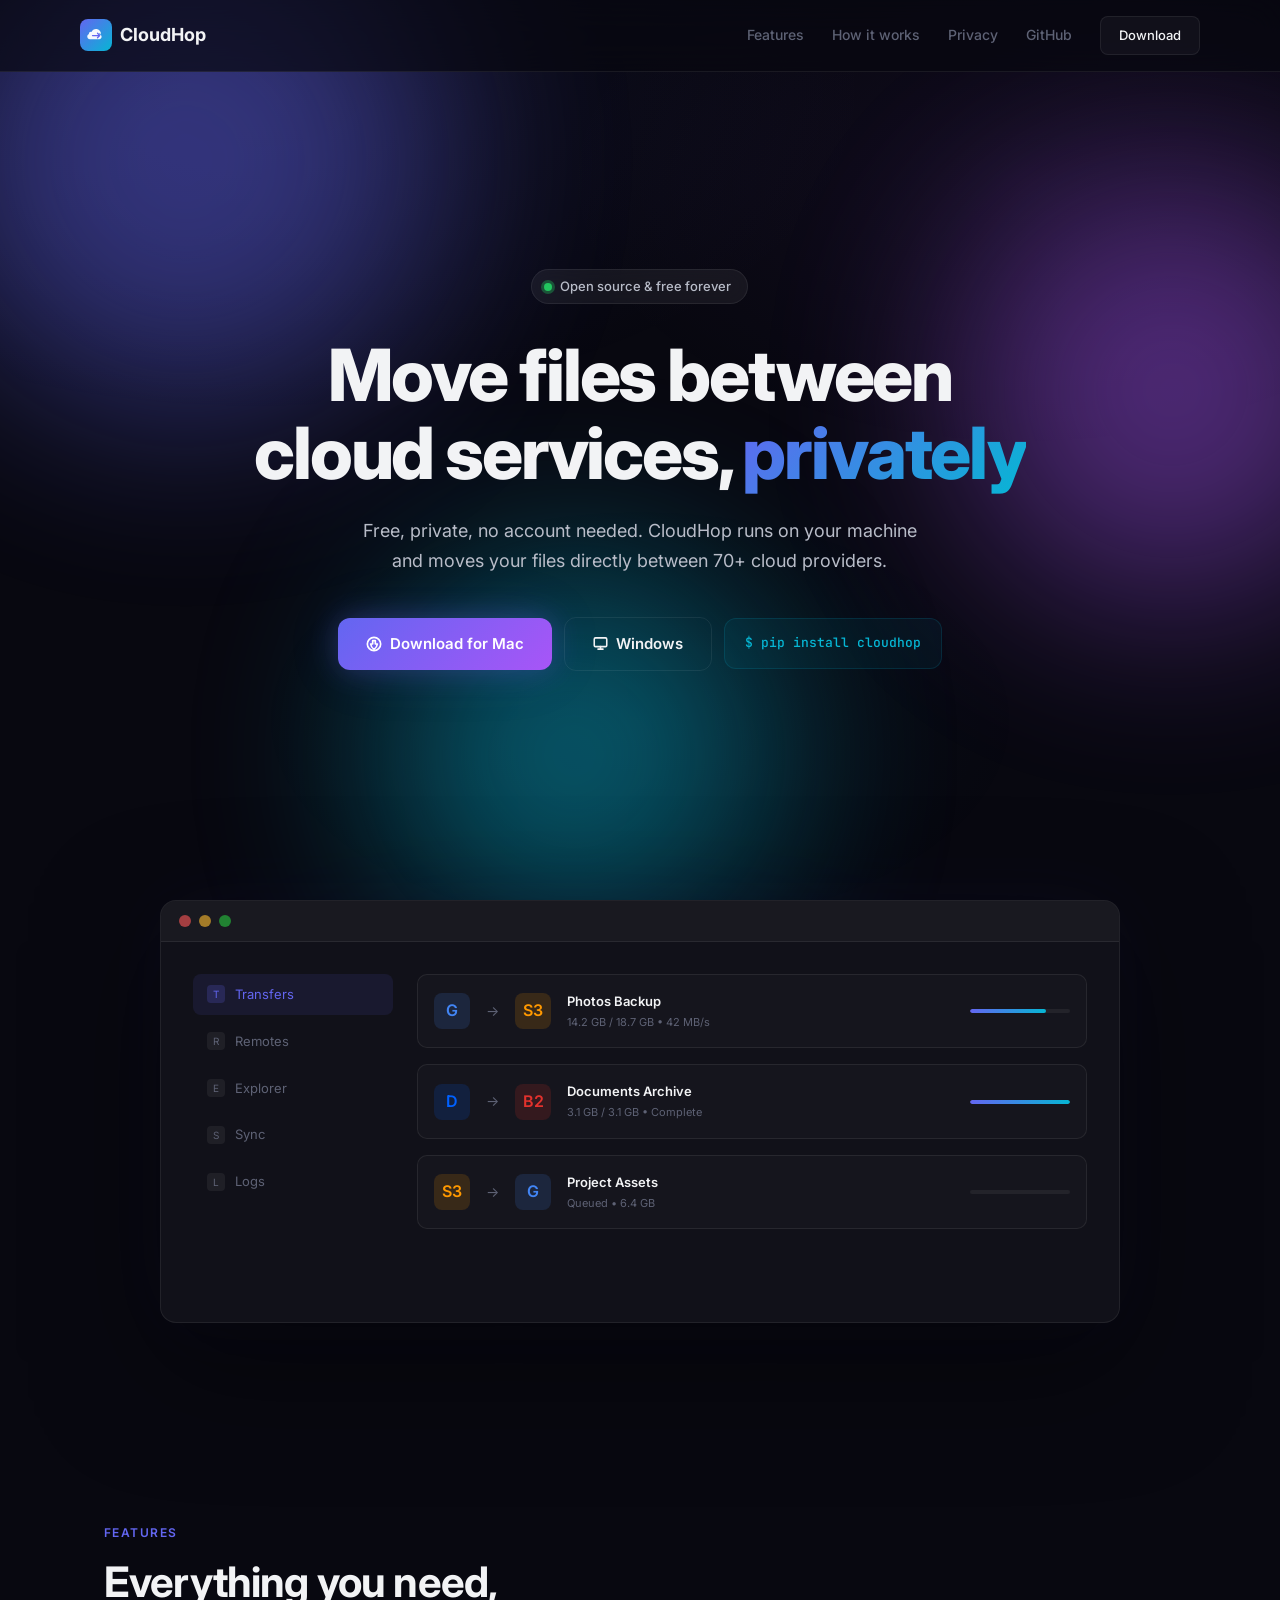
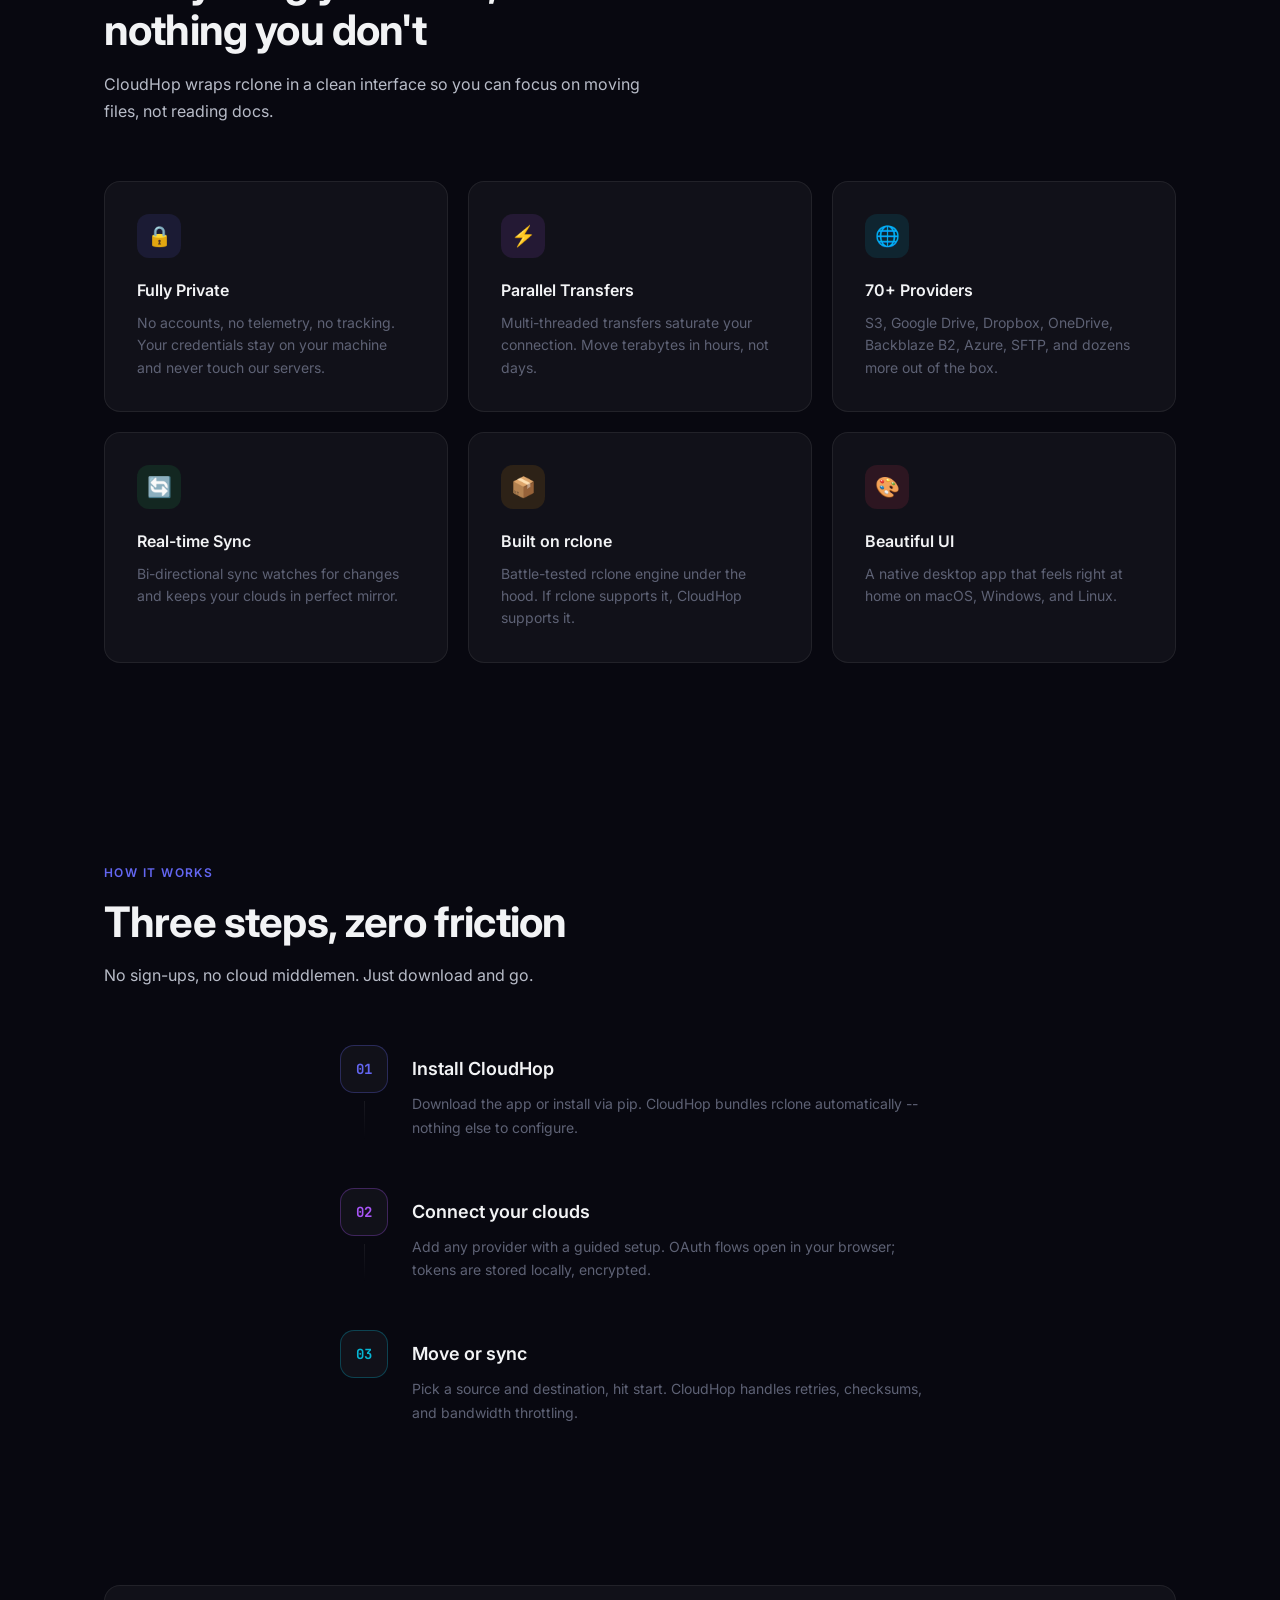
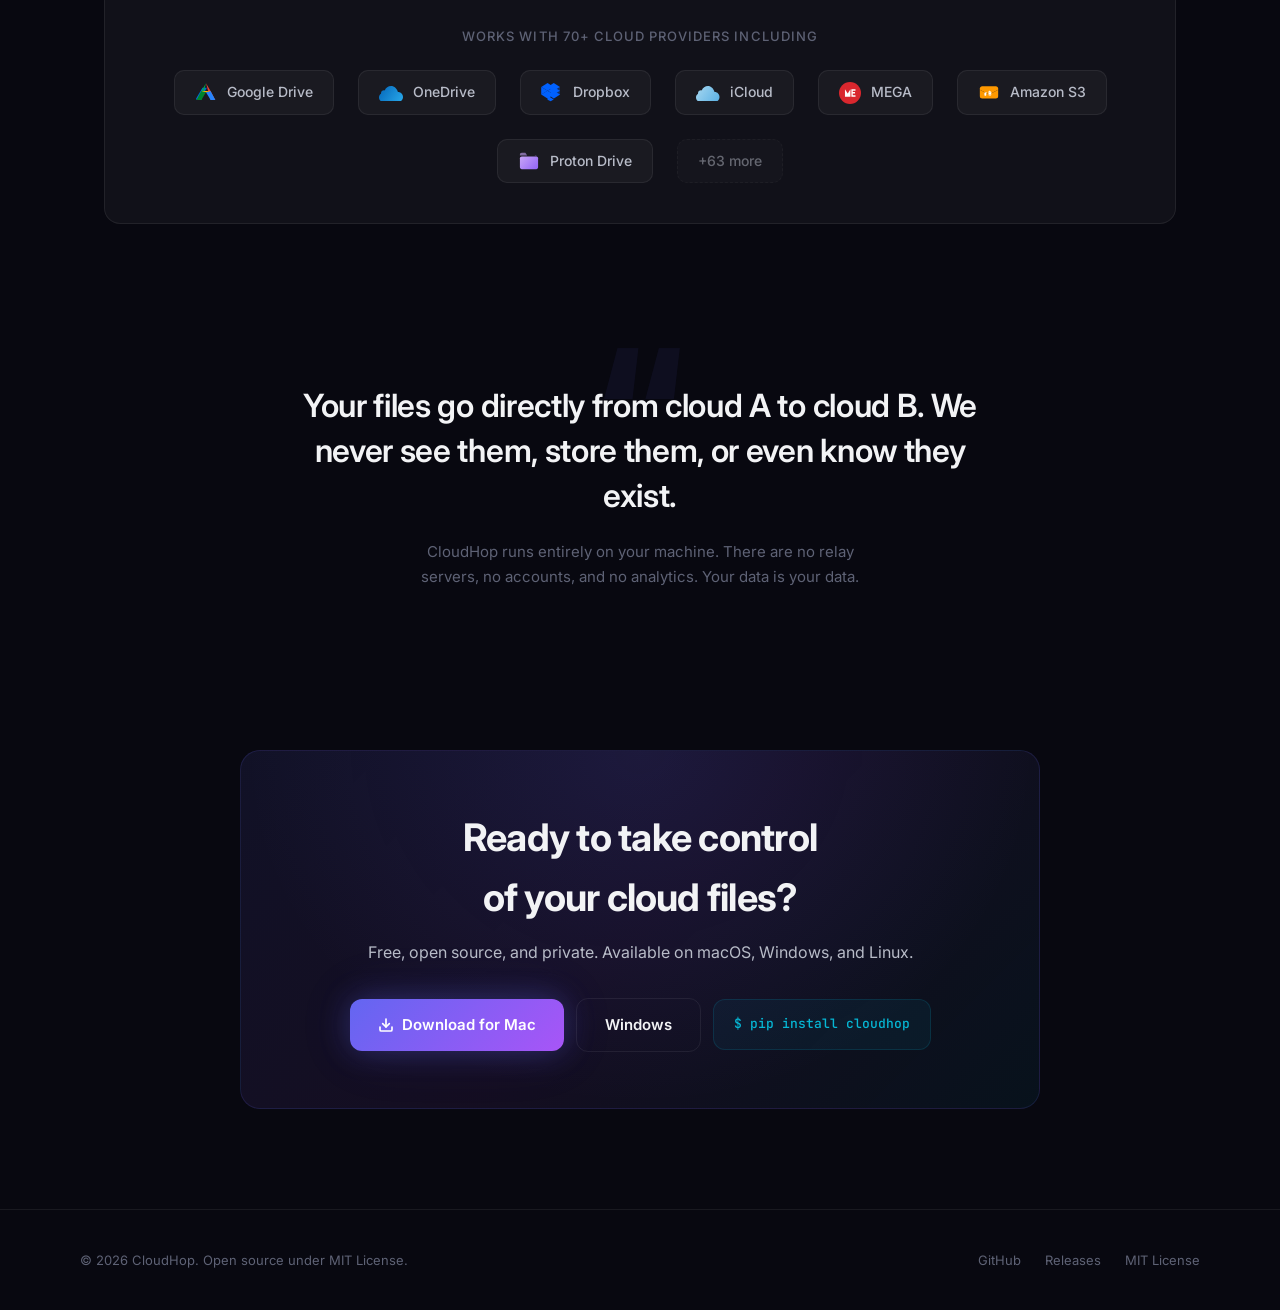
<file: index.html>
<!DOCTYPE html>
<html lang="en">
<head>
<meta charset="UTF-8">
<meta name="viewport" content="width=device-width, initial-scale=1.0">
<title>CloudHop - Move files between cloud services, privately</title>
<link rel="preconnect" href="https://fonts.googleapis.com">
<link rel="preconnect" href="https://fonts.gstatic.com" crossorigin>
<link href="https://fonts.googleapis.com/css2?family=Inter:wght@400;500;600;700;800&family=JetBrains+Mono:wght@400;500&display=swap" rel="stylesheet">
<style>
/* ── Reset ── */
*, *::before, *::after { margin: 0; padding: 0; box-sizing: border-box; }

/* ── Tokens ── */
:root {
  --bg: #080810;
  --surface: rgba(255,255,255,0.04);
  --border: rgba(255,255,255,0.07);
  --text: #b8bcc8;
  --text-dim: #5e6275;
  --text-bright: #f2f3f5;
  --indigo: #6366f1;
  --purple: #a855f7;
  --cyan: #06b6d4;
  --font: 'Inter', -apple-system, sans-serif;
  --mono: 'JetBrains Mono', monospace;
}

html { scroll-behavior: smooth; }

body {
  font-family: var(--font);
  background: var(--bg);
  color: var(--text);
  line-height: 1.6;
  overflow-x: hidden;
}

/* ── Gradient mesh (variant C background) ── */
body::before {
  content: '';
  position: fixed;
  inset: 0;
  background:
    radial-gradient(ellipse 80% 60% at 20% 10%, rgba(99,102,241,0.08) 0%, transparent 60%),
    radial-gradient(ellipse 60% 50% at 80% 20%, rgba(168,85,247,0.06) 0%, transparent 60%),
    radial-gradient(ellipse 50% 40% at 50% 80%, rgba(6,182,212,0.05) 0%, transparent 60%);
  pointer-events: none;
  z-index: 0;
}

/* ── Utility ── */
.container { max-width: 1120px; margin: 0 auto; padding: 0 24px; position: relative; z-index: 1; }

/* ── Nav ── */
nav {
  position: fixed; top: 0; left: 0; right: 0;
  z-index: 100;
  padding: 16px 24px;
  backdrop-filter: blur(20px);
  background: rgba(8,8,16,0.7);
  border-bottom: 1px solid var(--border);
}
nav .nav-inner {
  max-width: 1120px; margin: 0 auto;
  display: flex; align-items: center; justify-content: space-between;
}
nav .logo {
  font-weight: 700; font-size: 18px; color: var(--text-bright);
  text-decoration: none; display: flex; align-items: center; gap: 8px;
}
nav .logo svg {
  flex-shrink: 0;
}
nav .nav-links { display: flex; align-items: center; gap: 28px; }
nav .nav-links a {
  color: var(--text-dim); text-decoration: none; font-size: 14px; font-weight: 500;
  transition: color 0.2s;
}
nav .nav-links a:hover { color: var(--text-bright); }
nav .nav-links .nav-cta {
  padding: 8px 18px; border-radius: 8px; font-size: 13px;
  background: var(--surface); border: 1px solid var(--border);
  color: var(--text-bright); transition: background 0.2s, border-color 0.2s;
}
nav .nav-links .nav-cta:hover { background: rgba(255,255,255,0.08); border-color: rgba(255,255,255,0.14); }

/* ════════════════════════════════════════════
   HERO 1: Orbs + Badge
   ════════════════════════════════════════════ */
.hero {
  position: relative;
  min-height: 100vh;
  display: flex;
  align-items: center;
  justify-content: center;
  text-align: center;
  overflow: hidden;
  padding: 120px 24px 80px;
}

/* ── Floating Orbs ── */
.orb {
  position: absolute;
  border-radius: 50%;
  filter: blur(100px);
  opacity: 0.45;
  pointer-events: none;
  will-change: transform;
}
.orb--indigo {
  width: 500px; height: 500px;
  background: var(--indigo);
  top: -10%; left: -5%;
  animation: drift-indigo 18s ease-in-out infinite;
}
.orb--purple {
  width: 420px; height: 420px;
  background: var(--purple);
  top: 20%; right: -8%;
  animation: drift-purple 22s ease-in-out infinite;
}
.orb--cyan {
  width: 380px; height: 380px;
  background: var(--cyan);
  bottom: -5%; left: 30%;
  animation: drift-cyan 20s ease-in-out infinite;
}

@keyframes drift-indigo {
  0%, 100% { transform: translate(0, 0) scale(1); }
  25%      { transform: translate(60px, 40px) scale(1.05); }
  50%      { transform: translate(30px, 80px) scale(0.95); }
  75%      { transform: translate(-30px, 50px) scale(1.02); }
}
@keyframes drift-purple {
  0%, 100% { transform: translate(0, 0) scale(1); }
  25%      { transform: translate(-50px, 30px) scale(0.97); }
  50%      { transform: translate(-70px, -40px) scale(1.04); }
  75%      { transform: translate(20px, -20px) scale(0.98); }
}
@keyframes drift-cyan {
  0%, 100% { transform: translate(0, 0) scale(1); }
  25%      { transform: translate(40px, -50px) scale(1.03); }
  50%      { transform: translate(-30px, -30px) scale(0.96); }
  75%      { transform: translate(-60px, 20px) scale(1.01); }
}

/* ── Pill Badge ── */
.hero-badge {
  display: inline-flex;
  align-items: center;
  gap: 8px;
  padding: 6px 16px 6px 12px;
  border-radius: 999px;
  background: rgba(255,255,255,0.06);
  border: 1px solid var(--border);
  font-size: 13px;
  font-weight: 500;
  color: var(--text);
  margin-bottom: 32px;
  backdrop-filter: blur(12px);
}
.hero-badge .pulse-dot {
  width: 8px; height: 8px;
  border-radius: 50%;
  background: #22c55e;
  position: relative;
  flex-shrink: 0;
}
.hero-badge .pulse-dot::before {
  content: '';
  position: absolute;
  inset: -3px;
  border-radius: 50%;
  background: rgba(34,197,94,0.35);
  animation: pulse-ring 2s ease-out infinite;
}
@keyframes pulse-ring {
  0%   { transform: scale(1); opacity: 0.6; }
  100% { transform: scale(2.2); opacity: 0; }
}

/* ── Hero Content ── */
.hero-content {
  position: relative;
  z-index: 2;
  max-width: 780px;
}
.hero h1 {
  font-size: clamp(40px, 6vw, 72px);
  font-weight: 800;
  line-height: 1.08;
  color: var(--text-bright);
  letter-spacing: -0.03em;
  margin-bottom: 24px;
}
.hero h1 .gradient-word {
  background: linear-gradient(135deg, var(--indigo), var(--cyan));
  -webkit-background-clip: text;
  -webkit-text-fill-color: transparent;
  background-clip: text;
}
.hero .subtitle {
  font-size: 18px;
  line-height: 1.7;
  color: var(--text);
  max-width: 560px;
  margin: 0 auto 40px;
}

/* ── Hero Buttons ── */
.hero-buttons {
  display: flex;
  align-items: center;
  justify-content: center;
  gap: 12px;
  flex-wrap: wrap;
}
.btn-primary {
  display: inline-flex; align-items: center; gap: 8px;
  padding: 14px 28px;
  border-radius: 12px;
  font-size: 15px; font-weight: 600;
  color: #fff;
  text-decoration: none;
  background: linear-gradient(135deg, var(--indigo), var(--purple));
  border: none; cursor: pointer;
  position: relative;
  transition: transform 0.2s, box-shadow 0.2s;
  box-shadow: 0 0 30px rgba(99,102,241,0.3), 0 0 60px rgba(99,102,241,0.1);
}
.btn-primary:hover {
  transform: translateY(-2px);
  box-shadow: 0 0 40px rgba(99,102,241,0.45), 0 0 80px rgba(99,102,241,0.15);
}
.btn-ghost {
  display: inline-flex; align-items: center; gap: 8px;
  padding: 14px 28px;
  border-radius: 12px;
  font-size: 15px; font-weight: 600;
  color: var(--text-bright);
  text-decoration: none;
  background: transparent;
  border: 1px solid var(--border);
  cursor: pointer;
  transition: background 0.2s, border-color 0.2s;
}
.btn-ghost:hover { background: rgba(255,255,255,0.06); border-color: rgba(255,255,255,0.15); }
.btn-code {
  display: inline-flex; align-items: center; gap: 8px;
  padding: 14px 20px;
  border-radius: 12px;
  font-family: var(--mono);
  font-size: 13px; font-weight: 500;
  color: var(--cyan);
  text-decoration: none;
  background: rgba(6,182,212,0.06);
  border: 1px solid rgba(6,182,212,0.15);
  cursor: pointer;
  transition: background 0.2s, border-color 0.2s;
}
.btn-code:hover { background: rgba(6,182,212,0.1); border-color: rgba(6,182,212,0.25); }

/* ════════════════════════════════════════════
   Floating Screenshot
   ════════════════════════════════════════════ */
.screenshot-section {
  padding: 0 24px 100px;
  position: relative; z-index: 1;
}
.floating-screen {
  max-width: 960px;
  margin: 0 auto;
  border-radius: 16px;
  border: 1px solid var(--border);
  background: var(--surface);
  overflow: hidden;
  box-shadow: 0 40px 120px rgba(0,0,0,0.5), 0 0 80px rgba(99,102,241,0.06);
}
.screen-bar {
  display: flex; align-items: center; gap: 8px;
  padding: 14px 18px;
  background: rgba(255,255,255,0.03);
  border-bottom: 1px solid var(--border);
}
.screen-dot {
  width: 12px; height: 12px; border-radius: 50%;
  background: rgba(255,255,255,0.08);
}
.screen-dot:first-child { background: rgba(255,87,87,0.6); }
.screen-dot:nth-child(2) { background: rgba(255,189,46,0.6); }
.screen-dot:nth-child(3) { background: rgba(39,201,63,0.6); }
.screen-body {
  padding: 32px;
  min-height: 380px;
  display: flex;
  gap: 24px;
}
.screen-sidebar {
  width: 200px;
  flex-shrink: 0;
  display: flex;
  flex-direction: column;
  gap: 6px;
}
.screen-sidebar-item {
  padding: 10px 14px;
  border-radius: 8px;
  font-size: 13px;
  color: var(--text-dim);
  display: flex; align-items: center; gap: 10px;
}
.screen-sidebar-item.active {
  background: rgba(99,102,241,0.1);
  color: var(--indigo);
}
.screen-sidebar-icon {
  width: 18px; height: 18px;
  border-radius: 4px;
  background: rgba(255,255,255,0.06);
  display: flex; align-items: center; justify-content: center;
  font-size: 10px;
}
.screen-sidebar-item.active .screen-sidebar-icon {
  background: rgba(99,102,241,0.2);
}
.screen-main {
  flex: 1;
  display: flex;
  flex-direction: column;
  gap: 16px;
}
.screen-transfer {
  display: flex;
  align-items: center;
  gap: 16px;
  padding: 16px;
  border-radius: 10px;
  background: rgba(255,255,255,0.02);
  border: 1px solid var(--border);
}
.screen-cloud-icon {
  width: 36px; height: 36px;
  border-radius: 8px;
  display: flex; align-items: center; justify-content: center;
  font-size: 16px; font-weight: 600;
  flex-shrink: 0;
}
.screen-cloud-icon.gdrive { background: rgba(66,133,244,0.15); color: #4285f4; }
.screen-cloud-icon.s3 { background: rgba(255,153,0,0.15); color: #ff9900; }
.screen-cloud-icon.drop { background: rgba(0,97,255,0.15); color: #0061ff; }
.screen-cloud-icon.b2 { background: rgba(227,50,45,0.15); color: #e3322d; }
.screen-transfer-arrow {
  color: var(--text-dim); font-size: 14px; flex-shrink: 0;
}
.screen-transfer-info { flex: 1; }
.screen-transfer-name { font-size: 13px; font-weight: 600; color: var(--text-bright); }
.screen-transfer-meta { font-size: 11px; color: var(--text-dim); margin-top: 2px; }
.screen-transfer-progress {
  width: 100px; height: 4px;
  border-radius: 2px;
  background: rgba(255,255,255,0.06);
  overflow: hidden;
  flex-shrink: 0;
}
.screen-transfer-progress-bar {
  height: 100%;
  border-radius: 2px;
  background: linear-gradient(90deg, var(--indigo), var(--cyan));
}

/* ════════════════════════════════════════════
   Features Section
   ════════════════════════════════════════════ */
.features {
  padding: 100px 24px;
  position: relative; z-index: 1;
}
.section-label {
  font-size: 12px;
  font-weight: 600;
  text-transform: uppercase;
  letter-spacing: 0.12em;
  color: var(--indigo);
  margin-bottom: 16px;
}
.section-title {
  font-size: clamp(28px, 4vw, 42px);
  font-weight: 700;
  color: var(--text-bright);
  letter-spacing: -0.02em;
  margin-bottom: 16px;
  line-height: 1.15;
}
.section-subtitle {
  font-size: 16px;
  color: var(--text);
  max-width: 540px;
  line-height: 1.7;
  margin-bottom: 56px;
}
.features-grid {
  display: grid;
  grid-template-columns: repeat(3, 1fr);
  gap: 20px;
}
.feature-card {
  padding: 32px;
  border-radius: 16px;
  background: var(--surface);
  border: 1px solid var(--border);
  transition: border-color 0.3s, background 0.3s;
}
.feature-card:hover {
  border-color: rgba(255,255,255,0.12);
  background: rgba(255,255,255,0.06);
}
.feature-icon {
  width: 44px; height: 44px;
  border-radius: 12px;
  display: flex; align-items: center; justify-content: center;
  font-size: 20px;
  margin-bottom: 20px;
}
.feature-icon.indigo { background: rgba(99,102,241,0.12); color: var(--indigo); }
.feature-icon.purple { background: rgba(168,85,247,0.12); color: var(--purple); }
.feature-icon.cyan   { background: rgba(6,182,212,0.12); color: var(--cyan); }
.feature-icon.green  { background: rgba(34,197,94,0.12); color: #22c55e; }
.feature-icon.amber  { background: rgba(245,158,11,0.12); color: #f59e0b; }
.feature-icon.rose   { background: rgba(244,63,94,0.12); color: #f43f5e; }
.feature-card h3 {
  font-size: 16px; font-weight: 600;
  color: var(--text-bright);
  margin-bottom: 8px;
}
.feature-card p {
  font-size: 14px;
  color: var(--text-dim);
  line-height: 1.6;
}

/* ════════════════════════════════════════════
   How It Works - Vertical Timeline
   ════════════════════════════════════════════ */
.how-it-works {
  padding: 100px 24px;
  position: relative; z-index: 1;
}
.timeline {
  max-width: 600px;
  margin: 0 auto;
  display: flex;
  flex-direction: column;
  gap: 0;
}
.timeline-step {
  display: flex;
  gap: 24px;
  position: relative;
  padding-bottom: 48px;
}
.timeline-step:last-child { padding-bottom: 0; }
.timeline-line {
  display: flex;
  flex-direction: column;
  align-items: center;
  flex-shrink: 0;
  width: 48px;
}
.timeline-number {
  width: 48px; height: 48px;
  border-radius: 14px;
  display: flex; align-items: center; justify-content: center;
  font-family: var(--mono);
  font-size: 14px; font-weight: 700;
  color: var(--text-bright);
  background: var(--surface);
  border: 1px solid var(--border);
  flex-shrink: 0;
}
.timeline-step:nth-child(1) .timeline-number { border-color: rgba(99,102,241,0.3); color: var(--indigo); }
.timeline-step:nth-child(2) .timeline-number { border-color: rgba(168,85,247,0.3); color: var(--purple); }
.timeline-step:nth-child(3) .timeline-number { border-color: rgba(6,182,212,0.3); color: var(--cyan); }
.timeline-connector {
  width: 1px;
  flex: 1;
  background: linear-gradient(to bottom, var(--border), transparent);
  margin-top: 8px;
}
.timeline-content {
  padding-top: 10px;
}
.timeline-content h3 {
  font-size: 18px;
  font-weight: 600;
  color: var(--text-bright);
  margin-bottom: 8px;
}
.timeline-content p {
  font-size: 14px;
  color: var(--text-dim);
  line-height: 1.7;
}

/* ════════════════════════════════════════════
   Providers Bar
   ════════════════════════════════════════════ */
.providers {
  padding: 60px 24px;
  position: relative; z-index: 1;
}
.providers-inner {
  text-align: center;
  padding: 40px;
  border-radius: 16px;
  border: 1px solid var(--border);
  background: var(--surface);
}
.providers-inner p {
  font-size: 13px;
  color: var(--text-dim);
  margin-bottom: 24px;
  text-transform: uppercase;
  letter-spacing: 0.08em;
  font-weight: 500;
}
.provider-logos {
  display: flex;
  align-items: center;
  justify-content: center;
  gap: 24px;
  flex-wrap: wrap;
}
.provider-logo {
  display: flex;
  align-items: center;
  gap: 10px;
  padding: 10px 20px;
  border-radius: 10px;
  background: rgba(255,255,255,0.04);
  border: 1px solid var(--border);
  font-size: 14px;
  font-weight: 500;
  color: var(--text);
  transition: border-color 0.2s, background 0.2s;
}
.provider-logo:hover {
  border-color: rgba(99,102,241,0.3);
  background: rgba(255,255,255,0.07);
}
.provider-logo svg { flex-shrink: 0; }

/* ════════════════════════════════════════════
   Privacy Quote
   ════════════════════════════════════════════ */
.privacy {
  padding: 100px 24px;
  position: relative; z-index: 1;
}
.privacy-inner {
  max-width: 700px;
  margin: 0 auto;
  text-align: center;
  position: relative;
}
.privacy-quote-mark {
  font-size: 180px;
  font-weight: 800;
  line-height: 1;
  color: rgba(99,102,241,0.07);
  position: absolute;
  top: -60px;
  left: 50%;
  transform: translateX(-50%);
  pointer-events: none;
  user-select: none;
}
.privacy blockquote {
  font-size: clamp(22px, 3vw, 32px);
  font-weight: 600;
  color: var(--text-bright);
  line-height: 1.4;
  margin-bottom: 20px;
  position: relative;
  letter-spacing: -0.01em;
}
.privacy .privacy-sub {
  font-size: 15px;
  color: var(--text-dim);
  line-height: 1.7;
  max-width: 480px;
  margin: 0 auto;
}

/* ════════════════════════════════════════════
   Download CTA Card
   ════════════════════════════════════════════ */
.download-section {
  padding: 60px 24px 100px;
  position: relative; z-index: 1;
}
.download-card {
  max-width: 800px;
  margin: 0 auto;
  padding: 56px 48px;
  border-radius: 20px;
  text-align: center;
  background: linear-gradient(135deg, rgba(99,102,241,0.1), rgba(168,85,247,0.08), rgba(6,182,212,0.06));
  border: 1px solid rgba(99,102,241,0.15);
  position: relative;
  overflow: hidden;
}
.download-card::before {
  content: '';
  position: absolute;
  inset: 0;
  background: radial-gradient(ellipse at 50% 0%, rgba(99,102,241,0.12) 0%, transparent 70%);
  pointer-events: none;
}
.download-card h2 {
  font-size: clamp(26px, 3.5vw, 38px);
  font-weight: 700;
  color: var(--text-bright);
  margin-bottom: 12px;
  position: relative;
  letter-spacing: -0.02em;
}
.download-card p {
  font-size: 16px;
  color: var(--text);
  margin-bottom: 32px;
  position: relative;
}
.download-buttons {
  display: flex;
  align-items: center;
  justify-content: center;
  gap: 12px;
  flex-wrap: wrap;
  position: relative;
}

/* ════════════════════════════════════════════
   Footer
   ════════════════════════════════════════════ */
footer {
  padding: 40px 24px;
  border-top: 1px solid var(--border);
  position: relative; z-index: 1;
}
.footer-inner {
  max-width: 1120px;
  margin: 0 auto;
  display: flex;
  align-items: center;
  justify-content: space-between;
}
.footer-left {
  font-size: 13px;
  color: var(--text-dim);
}
.footer-links {
  display: flex;
  gap: 24px;
}
.footer-links a {
  font-size: 13px;
  color: var(--text-dim);
  text-decoration: none;
  transition: color 0.2s;
}
.footer-links a:hover { color: var(--text-bright); }

/* ════════════════════════════════════════════
   Responsive
   ════════════════════════════════════════════ */
@media (max-width: 768px) {
  .features-grid { grid-template-columns: 1fr; }
  .screen-sidebar { display: none; }
  .screen-body { padding: 20px; }
  .hero-buttons { flex-direction: column; align-items: center; }
  .footer-inner { flex-direction: column; gap: 16px; text-align: center; }
  nav .nav-links a:not(.nav-cta) { display: none; }
}
@media (max-width: 480px) {
  .hero h1 { font-size: 32px; }
  .download-card { padding: 36px 24px; }
  .providers-inner { padding: 24px; }
  .provider-logos { gap: 18px; }
}
</style>
</head>
<body>

<!-- ── Nav ── -->
<nav>
  <div class="nav-inner">
    <a href="#" class="logo">
      <svg width="32" height="32" viewBox="0 0 64 64" fill="none"><rect width="64" height="64" rx="16" fill="url(#navGrad)"/><defs><linearGradient id="navGrad" x1="0" y1="0" x2="64" y2="64" gradientUnits="userSpaceOnUse"><stop stop-color="#6366f1"/><stop offset="1" stop-color="#06b6d4"/></linearGradient></defs><path d="M42 30c0-5.5-4.5-10-10-10-4 0-7.5 2.4-9 5.9-.5-.2-1-.3-1.5-.3-2 0-3.7 1.7-3.7 3.7 0 .2 0 .5.1.7-2 .8-3.4 2.7-3.4 5 0 3 2.4 5.5 5.4 5.5h18.4c2.7 0 4.9-2.2 4.9-4.9 0-2.7-2.2-4.9-4.9-4.9-.2 0-.4 0-.6.1.4-.7.6-1.4.6-2.2z" fill="white" opacity="0.95"/><path d="M25 33h14M35 28.5l4.5 4.5-4.5 4.5" stroke="#6366f1" stroke-width="2.5" stroke-linecap="round" stroke-linejoin="round"/></svg>
      CloudHop
    </a>
    <div class="nav-links">
      <a href="#features">Features</a>
      <a href="#how-it-works">How it works</a>
      <a href="#privacy">Privacy</a>
      <a href="https://github.com/husamsoboh-cyber/cloudhop" target="_blank">GitHub</a>
      <a href="#download" class="nav-cta">Download</a>
    </div>
  </div>
</nav>

<!-- ════════════════════════════════════════════
     HERO 1: Orbs + Badge
     ════════════════════════════════════════════ -->
<section class="hero">
  <!-- Floating Orbs -->
  <div class="orb orb--indigo"></div>
  <div class="orb orb--purple"></div>
  <div class="orb orb--cyan"></div>

  <div class="hero-content">
    <!-- Pill Badge -->
    <div class="hero-badge">
      <span class="pulse-dot"></span>
      Open source &amp; free forever
    </div>

    <h1>Move files between<br>cloud services, <span class="gradient-word">privately</span></h1>

    <p class="subtitle">Free, private, no account needed. CloudHop runs on your machine and moves your files directly between 70+ cloud providers.</p>

    <div class="hero-buttons">
      <a href="https://github.com/husamsoboh-cyber/cloudhop/releases/download/v0.6.0/CloudHop-0.6.0-mac.dmg" class="btn-primary">
        <svg width="16" height="16" viewBox="0 0 24 24" fill="none" stroke="currentColor" stroke-width="2.5" stroke-linecap="round" stroke-linejoin="round"><path d="M12 2a10 10 0 1 0 0 20 10 10 0 0 0 0-20z"/><path d="M17.13 12c-.5 3.5-2 5.5-5.13 8-3.13-2.5-4.63-4.5-5.13-8h3.13V7h4v5h3.13z"/></svg>
        Download for Mac
      </a>
      <a href="https://github.com/husamsoboh-cyber/cloudhop/releases/download/v0.6.0/CloudHop-main-windows.zip" class="btn-ghost">
        <svg width="15" height="15" viewBox="0 0 24 24" fill="none" stroke="currentColor" stroke-width="2.5" stroke-linecap="round" stroke-linejoin="round"><rect x="2" y="3" width="20" height="14" rx="2"/><path d="M8 21h8"/><path d="M12 17v4"/></svg>
        Windows
      </a>
      <a href="https://pypi.org/project/cloudhop/" class="btn-code" target="_blank">$ pip install cloudhop</a>
    </div>
  </div>
</section>

<!-- ── Floating Screenshot ── -->
<section class="screenshot-section">
  <div class="container">
    <div class="floating-screen">
      <div class="screen-bar">
        <div class="screen-dot"></div>
        <div class="screen-dot"></div>
        <div class="screen-dot"></div>
      </div>
      <div class="screen-body">
        <div class="screen-sidebar">
          <div class="screen-sidebar-item active">
            <div class="screen-sidebar-icon">T</div>
            Transfers
          </div>
          <div class="screen-sidebar-item">
            <div class="screen-sidebar-icon">R</div>
            Remotes
          </div>
          <div class="screen-sidebar-item">
            <div class="screen-sidebar-icon">E</div>
            Explorer
          </div>
          <div class="screen-sidebar-item">
            <div class="screen-sidebar-icon">S</div>
            Sync
          </div>
          <div class="screen-sidebar-item">
            <div class="screen-sidebar-icon">L</div>
            Logs
          </div>
        </div>
        <div class="screen-main">
          <!-- Transfer 1 -->
          <div class="screen-transfer">
            <div class="screen-cloud-icon gdrive">G</div>
            <div class="screen-transfer-arrow">&rarr;</div>
            <div class="screen-cloud-icon s3">S3</div>
            <div class="screen-transfer-info">
              <div class="screen-transfer-name">Photos Backup</div>
              <div class="screen-transfer-meta">14.2 GB / 18.7 GB &bull; 42 MB/s</div>
            </div>
            <div class="screen-transfer-progress">
              <div class="screen-transfer-progress-bar" style="width:76%"></div>
            </div>
          </div>
          <!-- Transfer 2 -->
          <div class="screen-transfer">
            <div class="screen-cloud-icon drop">D</div>
            <div class="screen-transfer-arrow">&rarr;</div>
            <div class="screen-cloud-icon b2">B2</div>
            <div class="screen-transfer-info">
              <div class="screen-transfer-name">Documents Archive</div>
              <div class="screen-transfer-meta">3.1 GB / 3.1 GB &bull; Complete</div>
            </div>
            <div class="screen-transfer-progress">
              <div class="screen-transfer-progress-bar" style="width:100%"></div>
            </div>
          </div>
          <!-- Transfer 3 -->
          <div class="screen-transfer">
            <div class="screen-cloud-icon s3">S3</div>
            <div class="screen-transfer-arrow">&rarr;</div>
            <div class="screen-cloud-icon gdrive">G</div>
            <div class="screen-transfer-info">
              <div class="screen-transfer-name">Project Assets</div>
              <div class="screen-transfer-meta">Queued &bull; 6.4 GB</div>
            </div>
            <div class="screen-transfer-progress">
              <div class="screen-transfer-progress-bar" style="width:0%"></div>
            </div>
          </div>
        </div>
      </div>
    </div>
  </div>
</section>

<!-- ── Features ── -->
<section class="features" id="features">
  <div class="container">
    <div class="section-label">Features</div>
    <h2 class="section-title">Everything you need,<br>nothing you don't</h2>
    <p class="section-subtitle">CloudHop wraps rclone in a clean interface so you can focus on moving files, not reading docs.</p>
    <div class="features-grid">
      <div class="feature-card">
        <div class="feature-icon indigo">&#x1f512;</div>
        <h3>Fully Private</h3>
        <p>No accounts, no telemetry, no tracking. Your credentials stay on your machine and never touch our servers.</p>
      </div>
      <div class="feature-card">
        <div class="feature-icon purple">&#x26a1;</div>
        <h3>Parallel Transfers</h3>
        <p>Multi-threaded transfers saturate your connection. Move terabytes in hours, not days.</p>
      </div>
      <div class="feature-card">
        <div class="feature-icon cyan">&#x1f310;</div>
        <h3>70+ Providers</h3>
        <p>S3, Google Drive, Dropbox, OneDrive, Backblaze B2, Azure, SFTP, and dozens more out of the box.</p>
      </div>
      <div class="feature-card">
        <div class="feature-icon green">&#x1f504;</div>
        <h3>Real-time Sync</h3>
        <p>Bi-directional sync watches for changes and keeps your clouds in perfect mirror.</p>
      </div>
      <div class="feature-card">
        <div class="feature-icon amber">&#x1f4e6;</div>
        <h3>Built on rclone</h3>
        <p>Battle-tested rclone engine under the hood. If rclone supports it, CloudHop supports it.</p>
      </div>
      <div class="feature-card">
        <div class="feature-icon rose">&#x1f3a8;</div>
        <h3>Beautiful UI</h3>
        <p>A native desktop app that feels right at home on macOS, Windows, and Linux.</p>
      </div>
    </div>
  </div>
</section>

<!-- ── How It Works ── -->
<section class="how-it-works" id="how-it-works">
  <div class="container">
    <div class="section-label">How it works</div>
    <h2 class="section-title">Three steps, zero friction</h2>
    <p class="section-subtitle">No sign-ups, no cloud middlemen. Just download and go.</p>
    <div class="timeline">
      <div class="timeline-step">
        <div class="timeline-line">
          <div class="timeline-number">01</div>
          <div class="timeline-connector"></div>
        </div>
        <div class="timeline-content">
          <h3>Install CloudHop</h3>
          <p>Download the app or install via pip. CloudHop bundles rclone automatically -- nothing else to configure.</p>
        </div>
      </div>
      <div class="timeline-step">
        <div class="timeline-line">
          <div class="timeline-number">02</div>
          <div class="timeline-connector"></div>
        </div>
        <div class="timeline-content">
          <h3>Connect your clouds</h3>
          <p>Add any provider with a guided setup. OAuth flows open in your browser; tokens are stored locally, encrypted.</p>
        </div>
      </div>
      <div class="timeline-step">
        <div class="timeline-line">
          <div class="timeline-number">03</div>
        </div>
        <div class="timeline-content">
          <h3>Move or sync</h3>
          <p>Pick a source and destination, hit start. CloudHop handles retries, checksums, and bandwidth throttling.</p>
        </div>
      </div>
    </div>
  </div>
</section>

<!-- ── Providers Bar ── -->
<section class="providers">
  <div class="container">
    <div class="providers-inner">
      <p>Works with 70+ cloud providers including</p>
      <div class="provider-logos">
        <span class="provider-logo">
          <svg width="22" height="20" viewBox="0 0 87.3 78" xmlns="http://www.w3.org/2000/svg"><path d="M6.6 66.85 3.85 61.35 29.58 18.6h17.56l-8.78 15.2L6.6 66.85z" fill="#0066da"/><path d="M43.63 0 25.57 31.4 6.6 66.85h18.56L43.63 0z" fill="#00ac47"/><path d="M43.63 0 61.7 31.4l18.97 35.45H62.1L43.63 0z" fill="#ea4335"/><path d="M80.67 66.85H62.1L43.63 35.6 61.7 31.4l18.97 35.45z" fill="#2684fc"/><path d="M6.6 66.85h18.56L43.63 35.6 25.57 31.4 6.6 66.85z" fill="#00832d"/><path d="M43.63 35.6 61.7 31.4H25.57l18.06 4.2z" fill="#ffba00"/></svg>
          Google Drive
        </span>
        <span class="provider-logo">
          <svg width="24" height="16" viewBox="0 0 24 16" xmlns="http://www.w3.org/2000/svg"><defs><linearGradient id="odg" x1="0" y1="0" x2="24" y2="16" gradientUnits="userSpaceOnUse"><stop stop-color="#0364b8"/><stop offset="1" stop-color="#28a8ea"/></linearGradient></defs><path d="M19.5 7c-.2 0-.4 0-.6.1C18.1 3.6 15.3 1 12 1 9.2 1 6.8 2.8 5.7 5.4 5.5 5.3 5.2 5.2 5 5.2 3.3 5.2 2 6.5 2 8.2c0 .2 0 .4.1.6C.8 9.4 0 10.8 0 12.5 0 15 2 17 4.5 17H19c2.8 0 5-2.2 5-5s-2.2-5-5-5z" fill="url(#odg)"/></svg>
          OneDrive
        </span>
        <span class="provider-logo">
          <svg width="22" height="20" viewBox="0 0 43 40" xmlns="http://www.w3.org/2000/svg"><path d="M12.6 0L0 7.8l12.6 7.5L25 7.8z" fill="#0061fe"/><path d="M25 7.8l12.5 7.5L25 23.1 12.6 15.3z" fill="#0061fe"/><path d="M25 7.8L37.5 0 25 7.8z" fill="#0061fe"/><path d="M25 0l12.5 7.8L25 15.3 12.6 7.8z" fill="#0061fe"/><path d="M0 7.8l12.6 7.5L0 23.1z" fill="#0061fe"/><path d="M25 15.3l12.5 7.8L25 31l-12.4-7.9z" fill="#0061fe"/><path d="M0 23.1l12.6-7.8L25 23.1l-12.4 7.9z" fill="#0061fe"/><path d="M12.6 33.4V25l12.4 7.8-6.2 3.9-6.2-3.3z" fill="#0061fe"/><path d="M12.6 15.3L0 7.8v15.3l12.6 7.8V15.3z" fill="#0061fe" opacity=".3"/><path d="M25 15.3l12.5-7.5v15.3L25 31V15.3z" fill="#0061fe" opacity=".3"/></svg>
          Dropbox
        </span>
        <span class="provider-logo">
          <svg width="24" height="16" viewBox="0 0 24 16" xmlns="http://www.w3.org/2000/svg"><defs><linearGradient id="icg" x1="0" y1="0" x2="24" y2="16" gradientUnits="userSpaceOnUse"><stop stop-color="#a8d8f0"/><stop offset="1" stop-color="#5ab0e4"/></linearGradient></defs><path d="M19 7c-.2 0-.3 0-.5.1C17.7 3.5 14.8 1 12 1 9.2 1 6.8 2.8 5.7 5.4 5.5 5.3 5.3 5.3 5 5.3 3.3 5.3 2 6.6 2 8.3c0 .2 0 .4.1.5C.8 9.5 0 10.9 0 12.5 0 14.9 2 17 4.5 17h14c2.8 0 5-2.2 5-5s-2.2-5-4.5-5z" fill="url(#icg)"/></svg>
          iCloud
        </span>
        <span class="provider-logo">
          <svg width="22" height="22" viewBox="0 0 24 24" xmlns="http://www.w3.org/2000/svg"><circle cx="12" cy="12" r="12" fill="#d9272e"/><path d="M6.5 16V8l3 4.5L12.5 8v8M13.5 16V8H18v1.5h-3v1.5h2.5v1.5H15v2h3V16z" fill="white"/></svg>
          MEGA
        </span>
        <span class="provider-logo">
          <svg width="22" height="22" viewBox="0 0 24 24" xmlns="http://www.w3.org/2000/svg"><path d="M22 8.5v7c0 1.4-1.1 2.5-2.5 2.5h-15C3.1 18 2 16.9 2 15.5v-7l10 5 10-5z" fill="#f90"/><path d="M22 8.5l-10 5-10-5V7C2 5.6 3.1 4.5 4.5 4.5h15C20.9 4.5 22 5.6 22 7v1.5z" fill="#f90"/><path d="M8 11l-1 1v2.5c0 .3.2.5.5.5h1c.3 0 .5-.2.5-.5V12.5l1-1h-2zm5-1.5c-.8 0-1.5.5-1.5 1.2v3.1c0 .7.7 1.2 1.5 1.2s1.5-.5 1.5-1.2V14h-1v.5c0 .1-.2.3-.5.3s-.5-.2-.5-.3v-1h2v-2.2c0-.7-.7-1.3-1.5-1.3zm.5 2h-1v-.5c0-.1.2-.3.5-.3s.5.2.5.3v.5z" fill="white"/></svg>
          Amazon S3
        </span>
        <span class="provider-logo">
          <svg width="22" height="20" viewBox="0 0 24 22" xmlns="http://www.w3.org/2000/svg"><defs><linearGradient id="pdg" x1="0" y1="0" x2="24" y2="22" gradientUnits="userSpaceOnUse"><stop stop-color="#d4b4f7"/><stop offset="1" stop-color="#8b5cf6"/></linearGradient></defs><path d="M20 6H4C2.9 6 2 6.9 2 8v10c0 1.1.9 2 2 2h16c1.1 0 2-.9 2-2V8c0-1.1-.9-2-2-2z" fill="url(#pdg)"/><path d="M22 5H10L8 2H4c-1.1 0-2 .9-2 2v1h16c1.1 0 2 .9 2 2V5z" fill="url(#pdg)" opacity=".6"/></svg>
          Proton Drive
        </span>
        <span class="provider-logo" style="opacity:0.5; border-style:dashed;">
          +63 more
        </span>
      </div>
    </div>
  </div>
</section>

<!-- ── Privacy Quote ── -->
<section class="privacy" id="privacy">
  <div class="container">
    <div class="privacy-inner">
      <div class="privacy-quote-mark">&ldquo;</div>
      <blockquote>Your files go directly from cloud A to cloud B. We never see them, store them, or even know they exist.</blockquote>
      <p class="privacy-sub">CloudHop runs entirely on your machine. There are no relay servers, no accounts, and no analytics. Your data is your data.</p>
    </div>
  </div>
</section>

<!-- ── Download CTA ── -->
<section class="download-section" id="download">
  <div class="container">
    <div class="download-card">
      <h2>Ready to take control<br>of your cloud files?</h2>
      <p>Free, open source, and private. Available on macOS, Windows, and Linux.</p>
      <div class="download-buttons">
        <a href="https://github.com/husamsoboh-cyber/cloudhop/releases/download/v0.6.0/CloudHop-0.6.0-mac.dmg" class="btn-primary">
          <svg width="16" height="16" viewBox="0 0 24 24" fill="none" stroke="currentColor" stroke-width="2.5" stroke-linecap="round" stroke-linejoin="round"><path d="M21 15v4a2 2 0 0 1-2 2H5a2 2 0 0 1-2-2v-4"/><polyline points="7 10 12 15 17 10"/><line x1="12" y1="15" x2="12" y2="3"/></svg>
          Download for Mac
        </a>
        <a href="https://github.com/husamsoboh-cyber/cloudhop/releases/download/v0.6.0/CloudHop-main-windows.zip" class="btn-ghost">Windows</a>
        <a href="https://pypi.org/project/cloudhop/" class="btn-code" target="_blank">$ pip install cloudhop</a>
      </div>
    </div>
  </div>
</section>

<!-- ── Footer ── -->
<footer>
  <div class="footer-inner">
    <div class="footer-left">&copy; 2026 CloudHop. Open source under MIT License.</div>
    <div class="footer-links">
      <a href="https://github.com/husamsoboh-cyber/cloudhop" target="_blank">GitHub</a>
      <a href="https://github.com/husamsoboh-cyber/cloudhop/releases" target="_blank">Releases</a>
      <a href="https://github.com/husamsoboh-cyber/cloudhop/blob/main/LICENSE" target="_blank">MIT License</a>
    </div>
  </div>
</footer>

</body>
</html>
</file>
